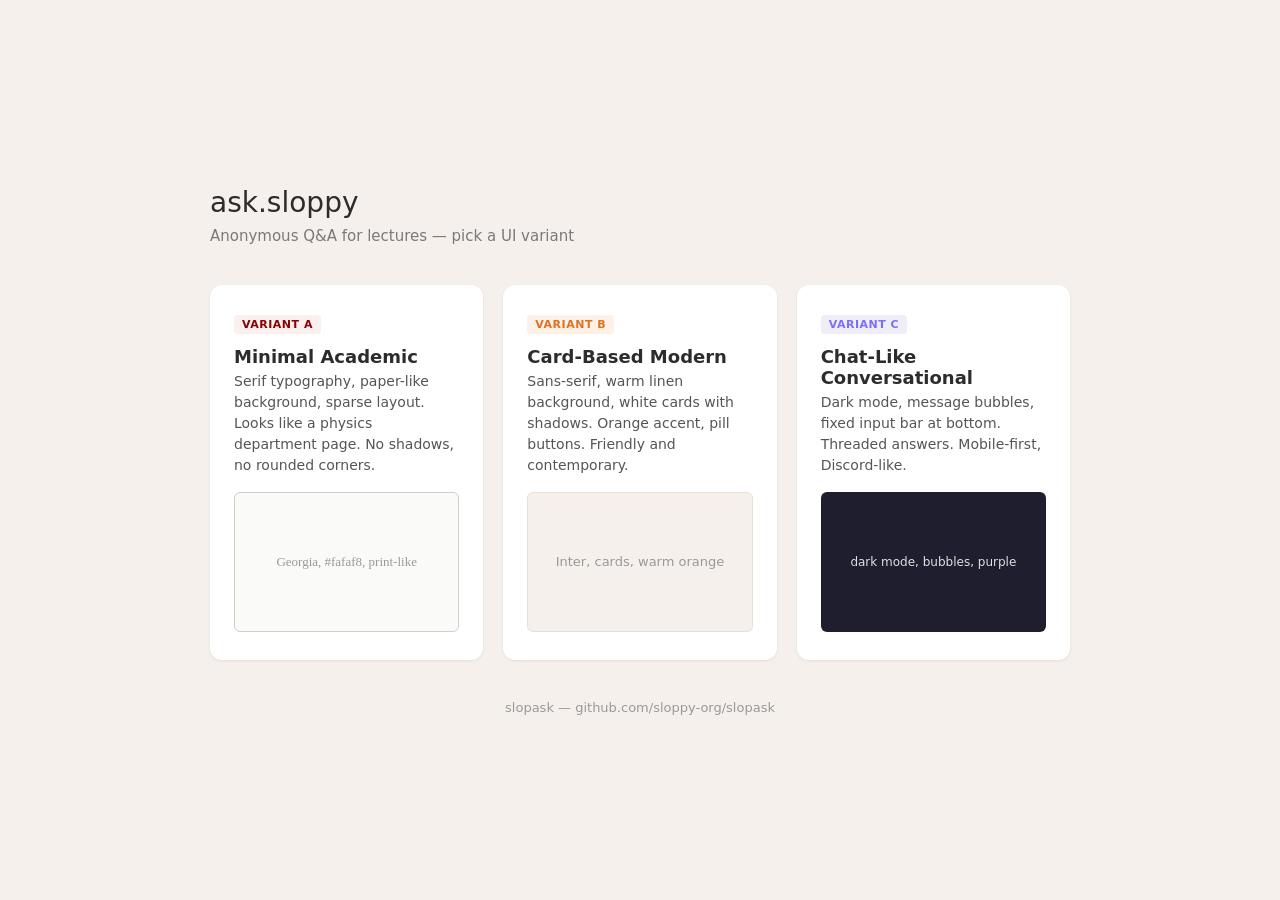
<file: mockups/index.html>
<!DOCTYPE html>
<html lang="de">
<head>
<meta charset="UTF-8">
<meta name="viewport" content="width=device-width, initial-scale=1.0">
<title>ask.sloppy — UI Variants</title>
<style>
* { margin: 0; padding: 0; box-sizing: border-box; }
body {
  font-family: "Inter", "Segoe UI", system-ui, sans-serif;
  background: #f5f0eb;
  color: #2c2c2c;
  min-height: 100vh;
  display: flex;
  align-items: center;
  justify-content: center;
}
.container {
  max-width: 900px;
  width: 100%;
  padding: 40px 20px;
}
h1 {
  font-size: 28px;
  font-weight: 300;
  margin-bottom: 8px;
}
.subtitle {
  color: #7a7a7a;
  font-size: 15px;
  margin-bottom: 40px;
}
.cards {
  display: grid;
  grid-template-columns: repeat(auto-fit, minmax(260px, 1fr));
  gap: 20px;
}
.card {
  background: #fff;
  border-radius: 12px;
  padding: 28px 24px;
  box-shadow: 0 1px 3px rgba(0,0,0,0.08);
  text-decoration: none;
  color: inherit;
  transition: box-shadow 0.2s, transform 0.2s;
}
.card:hover {
  box-shadow: 0 4px 16px rgba(0,0,0,0.12);
  transform: translateY(-2px);
}
.card h2 {
  font-size: 18px;
  font-weight: 600;
  margin-bottom: 4px;
}
.card .tag {
  display: inline-block;
  font-size: 11px;
  font-weight: 600;
  text-transform: uppercase;
  letter-spacing: 0.5px;
  padding: 3px 8px;
  border-radius: 4px;
  margin-bottom: 12px;
}
.card-a .tag { background: #faf0f0; color: #8b0000; }
.card-b .tag { background: #fdf0e6; color: #e07020; }
.card-c .tag { background: #eeedf8; color: #7c6ff7; }
.card p {
  font-size: 14px;
  line-height: 1.5;
  color: #555;
}
.card .preview {
  margin-top: 16px;
  height: 140px;
  border-radius: 6px;
  display: flex;
  align-items: center;
  justify-content: center;
  font-size: 13px;
  color: #999;
}
.card-a .preview {
  background: #fafaf8;
  border: 1px solid #d0d0c8;
  font-family: Georgia, serif;
}
.card-b .preview {
  background: #f5f0eb;
  border: 1px solid #e8e0d8;
}
.card-c .preview {
  background: #1e1e2e;
  color: #e0e0e0;
  font-size: 12px;
}
footer {
  text-align: center;
  margin-top: 40px;
  font-size: 13px;
  color: #999;
}
</style>
</head>
<body>
<div class="container">
  <h1>ask.sloppy</h1>
  <p class="subtitle">Anonymous Q&amp;A for lectures — pick a UI variant</p>
  <div class="cards">
    <a href="variant-a.html" class="card card-a">
      <span class="tag">Variant A</span>
      <h2>Minimal Academic</h2>
      <p>Serif typography, paper-like background, sparse layout. Looks like a physics department page. No shadows, no rounded corners.</p>
      <div class="preview">Georgia, #fafaf8, print-like</div>
    </a>
    <a href="variant-b.html" class="card card-b">
      <span class="tag">Variant B</span>
      <h2>Card-Based Modern</h2>
      <p>Sans-serif, warm linen background, white cards with shadows. Orange accent, pill buttons. Friendly and contemporary.</p>
      <div class="preview">Inter, cards, warm orange</div>
    </a>
    <a href="variant-c.html" class="card card-c">
      <span class="tag">Variant C</span>
      <h2>Chat-Like Conversational</h2>
      <p>Dark mode, message bubbles, fixed input bar at bottom. Threaded answers. Mobile-first, Discord-like.</p>
      <div class="preview">dark mode, bubbles, purple</div>
    </a>
  </div>
  <footer>slopask — github.com/sloppy-org/slopask</footer>
</div>
</body>
</html>
</file>
